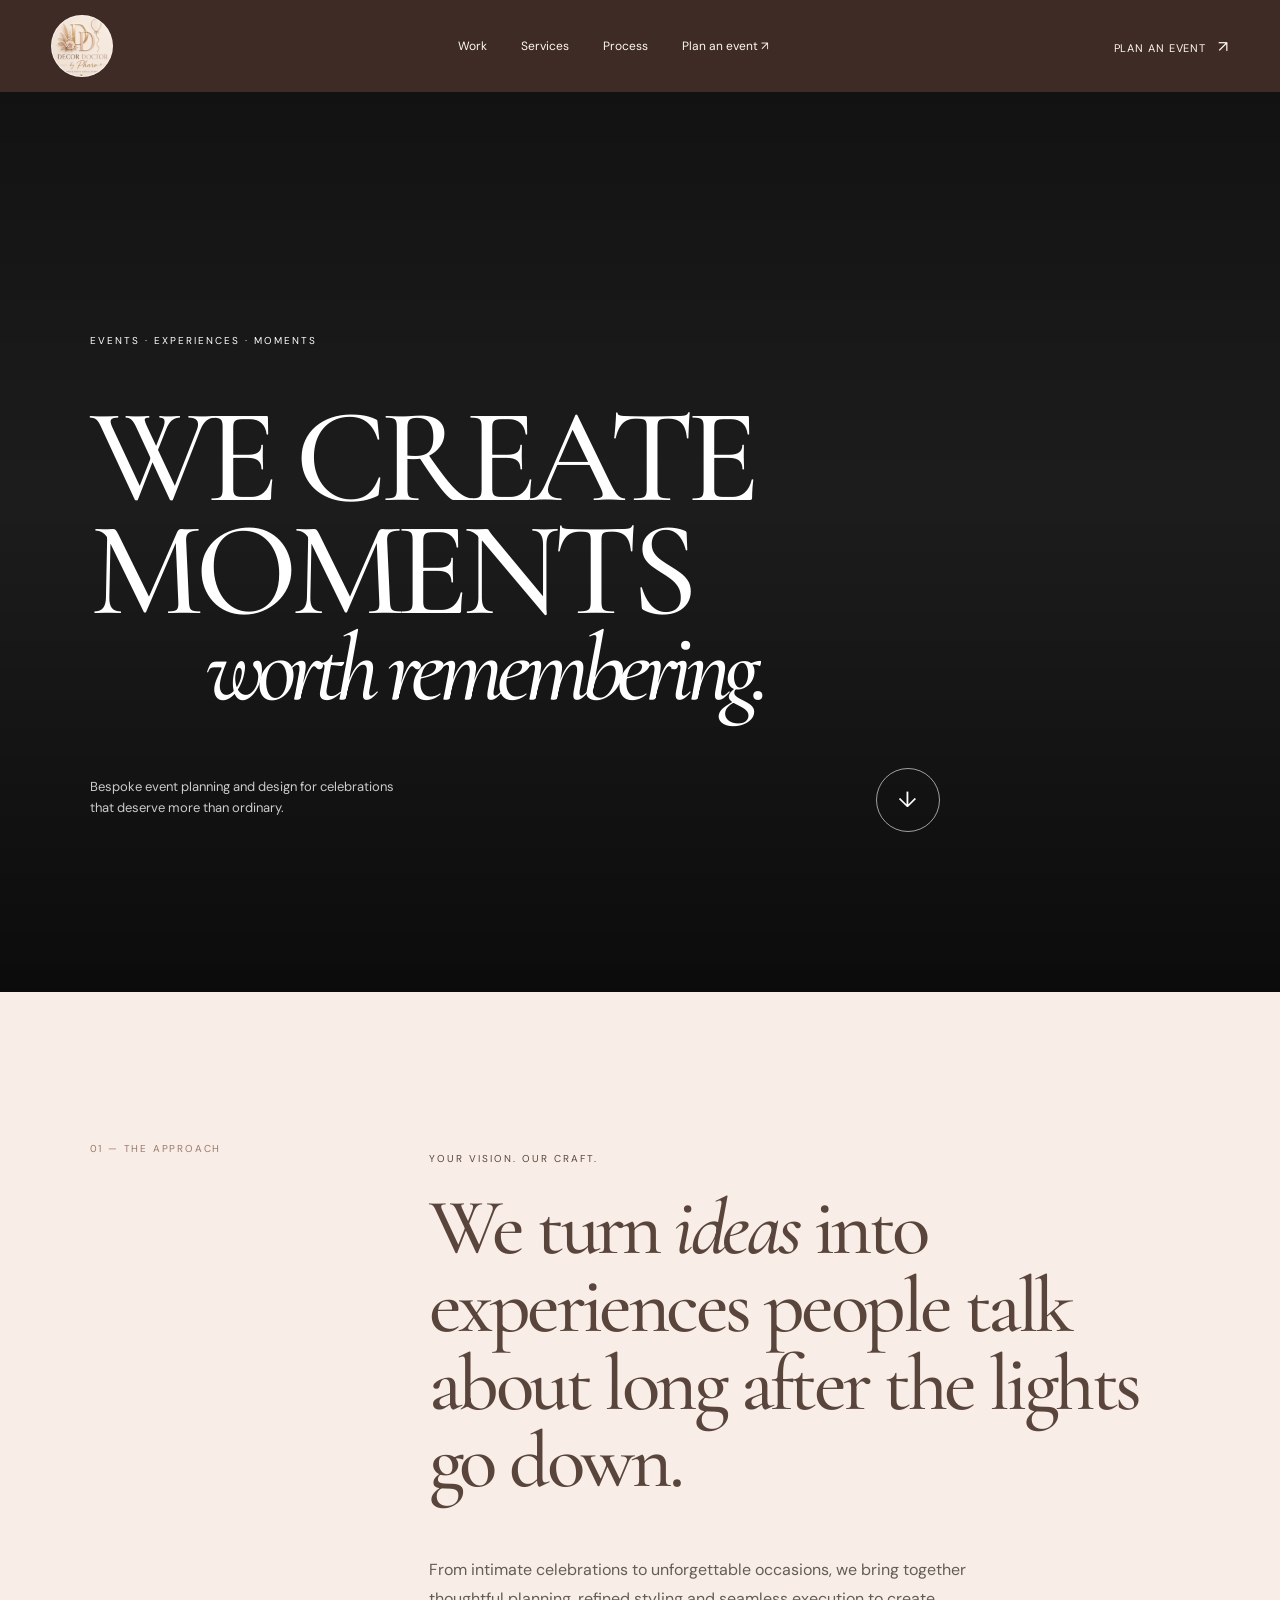
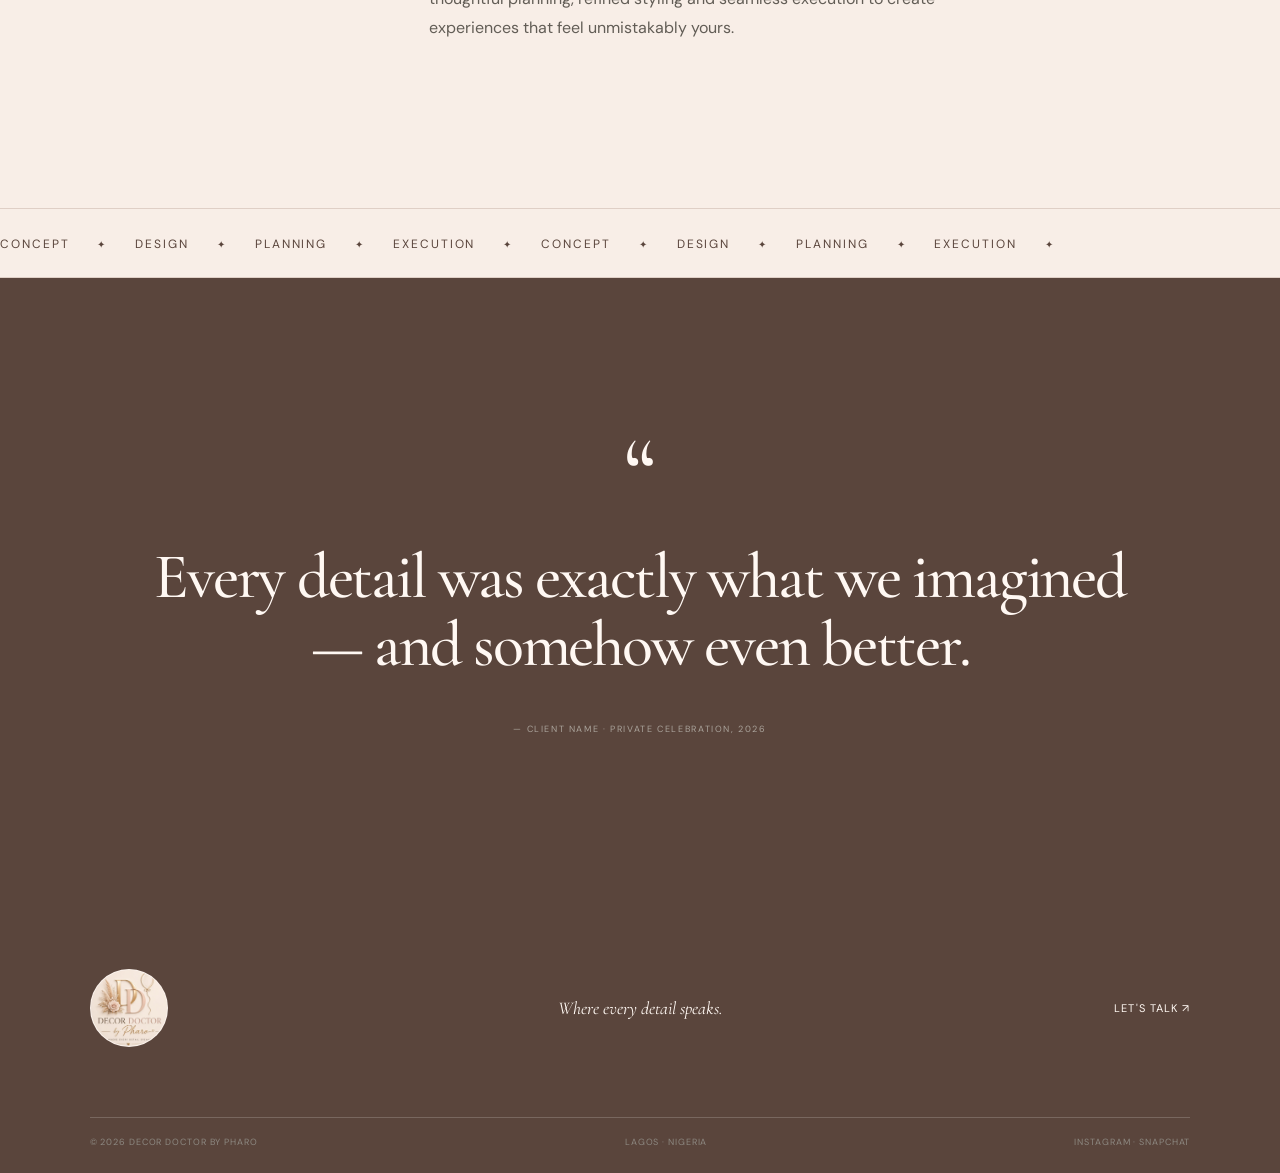
<file: index.html>
<!DOCTYPE html>
<html lang="en">
<head>
  <meta charset="UTF-8" />
  <meta name="viewport" content="width=device-width, initial-scale=1.0" />
  <meta name="description" content="Decor Doctor by Pharo — refined event styling and memorable celebrations." />
  <title>Decor Doctor by Pharo — Where Every Detail Speaks.</title>

  <link rel="preconnect" href="https://fonts.googleapis.com">
  <link rel="preconnect" href="https://fonts.gstatic.com" crossorigin>
  <link
    href="https://fonts.googleapis.com/css2?family=Cormorant+Garamond:ital,wght@0,500;0,600;1,500;1,600&family=DM+Sans:wght@400;500;600&display=swap"
    rel="stylesheet"
  >

  <link rel="stylesheet" href="style.css" />
</head>

<body>
  <div class="loader">
    <span>DECOR DOCTOR</span>
  </div>

  <header class="nav">
    <a class="brand-logo" href="index.html" aria-label="Decor Doctor by Pharo home"><img src="assets/decor-doctor-logo.jpeg" alt="Decor Doctor by Pharo" /></a>

    <nav class="main-nav" id="site-menu" aria-label="Main navigation">
      <a href="work.html">Work</a>
      <a href="services.html">Services</a>
      <a href="process.html">Process</a>
      <a class="mobile-cta" href="contact.html">Plan an event <span>↗</span></a>
    </nav>

    <a class="nav-cta" href="contact.html">
      Plan an event <span>↗</span>
    </a>

    <button
      class="menu-btn"
      type="button"
      aria-label="Open menu"
      aria-controls="site-menu"
      aria-expanded="false"
    >
      <i></i>
      <i></i>
    </button>
  </header>

  <main>
    <section class="hero">
      <div class="hero-media"></div>
      <div class="hero-overlay"></div>

      <div class="hero-content">
        <p class="eyebrow reveal">EVENTS · EXPERIENCES · MOMENTS</p>

        <h1 class="hero-title">
          <span class="line reveal">WE CREATE</span>
          <span class="line reveal delay-1">MOMENTS</span>
          <span class="line italic reveal delay-2">worth remembering.</span>
        </h1>

        <div class="hero-bottom reveal delay-3">
          <p>
            Bespoke event planning and design for celebrations that deserve
            more than ordinary.
          </p>

          <a class="circle-link" href="work.html" aria-label="Explore our work">
            ↓
          </a>
        </div>
      </div>
    </section>

    <section class="statement section">
      <div class="section-label">01 — THE APPROACH</div>

      <div class="statement-copy">
        <p class="eyebrow">YOUR VISION. OUR CRAFT.</p>

        <h2>
          We turn <em>ideas</em> into experiences people talk about long after
          the lights go down.
        </h2>

        <p class="body-copy">
          From intimate celebrations to unforgettable occasions, we bring
          together thoughtful planning, refined styling and seamless execution
          to create experiences that feel unmistakably yours.
        </p>
      </div>
    </section>

    <section class="marquee">
      <div class="marquee-track">
        <span>CONCEPT</span><b>✦</b>
        <span>DESIGN</span><b>✦</b>
        <span>PLANNING</span><b>✦</b>
        <span>EXECUTION</span><b>✦</b>

        <span>CONCEPT</span><b>✦</b>
        <span>DESIGN</span><b>✦</b>
        <span>PLANNING</span><b>✦</b>
        <span>EXECUTION</span><b>✦</b>
      </div>
    </section>

    <section class="quote section">
      <p class="quote-mark">“</p>

      <blockquote>
        Every detail was exactly what we imagined — and somehow even better.
      </blockquote>

      <p class="quote-author">
        — CLIENT NAME · PRIVATE CELEBRATION, 2026
      </p>
    </section>
  </main>

  <footer>
    <div class="footer-top">
      <a class="brand-logo footer-logo" href="index.html" aria-label="Decor Doctor by Pharo home"><img src="assets/decor-doctor-logo.jpeg" alt="Decor Doctor by Pharo" /></a>
      <p>Where every detail speaks.</p>
      <a href="contact.html">Let's talk ↗</a>
    </div>

    <div class="footer-bottom">
      <span>© 2026 DECOR DOCTOR BY PHARO</span>
      <span>LAGOS · NIGERIA</span>
      <span>Instagram · Snapchat</span>
    </div>
  </footer>

  <script src="script.js"></script>
</body>
</html>
</file>
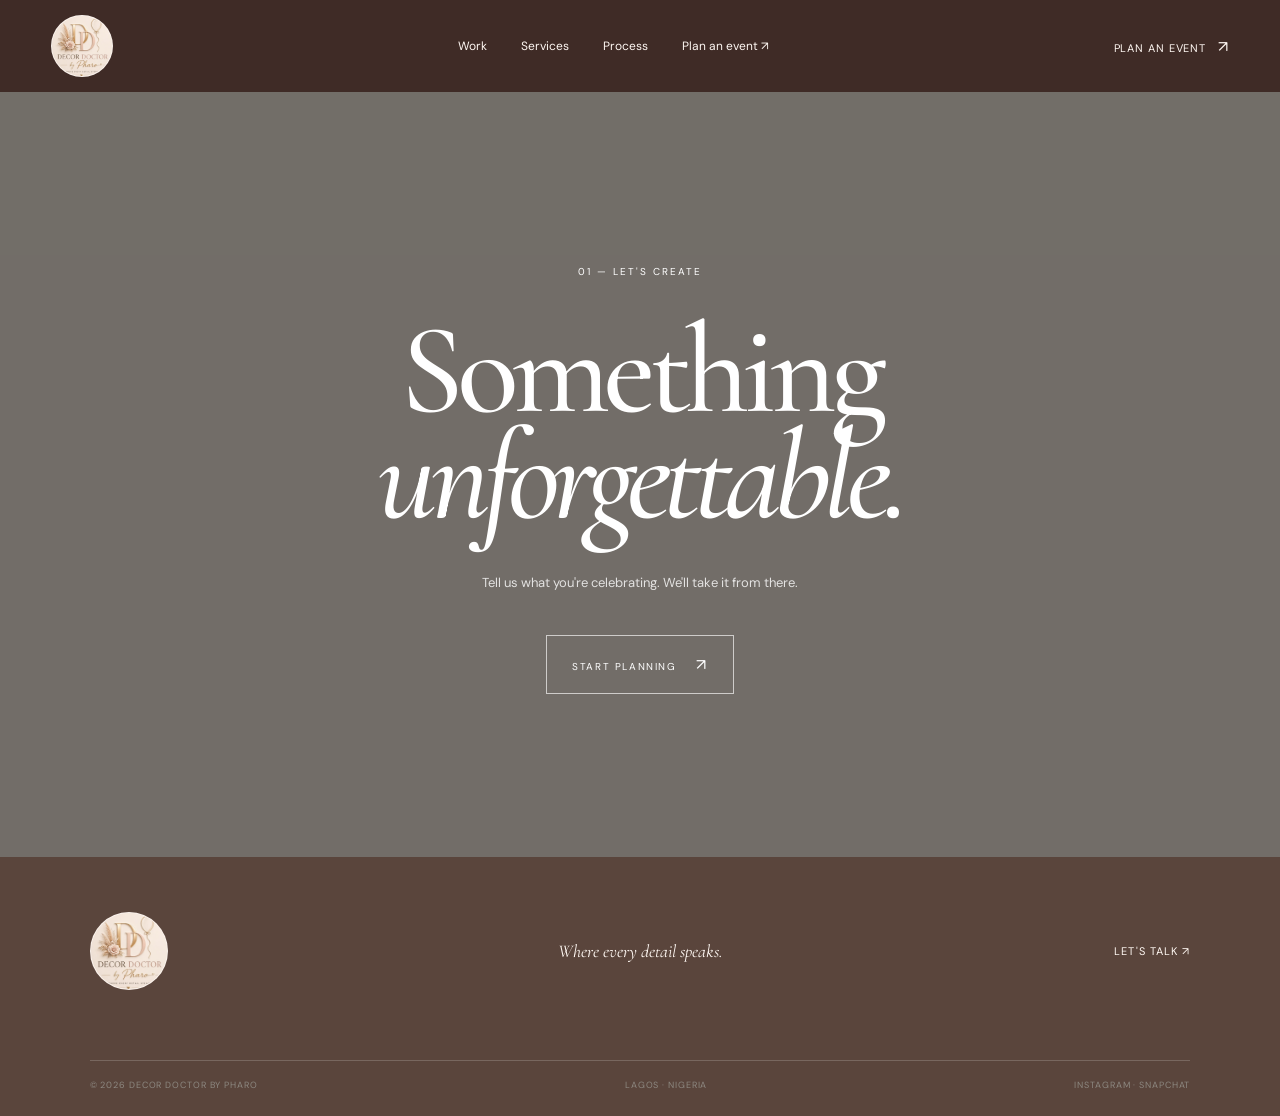
<file: contact.html>
<!DOCTYPE html>
<html lang="en">
<head>
  <meta charset="UTF-8" />
  <meta name="viewport" content="width=device-width, initial-scale=1.0" />
  <meta name="description" content="Tell us what you're celebrating — we'll take it from there." />
  <title>Decor Doctor by Pharo — Plan Your Event</title>
  <link rel="preconnect" href="https://fonts.googleapis.com">
  <link rel="preconnect" href="https://fonts.gstatic.com" crossorigin>
  <link href="https://fonts.googleapis.com/css2?family=Cormorant+Garamond:ital,wght@0,500;0,600;1,500;1,600&family=DM+Sans:wght@400;500;600&display=swap" rel="stylesheet">
  <link rel="stylesheet" href="style.css" />
</head>
<body>
  <div class="loader"><span>DECOR DOCTOR</span></div>

  <header class="nav">
    <a class="brand-logo" href="index.html" aria-label="Decor Doctor by Pharo home"><img src="assets/decor-doctor-logo.jpeg" alt="Decor Doctor by Pharo" /></a>

    <nav class="main-nav" id="site-menu" aria-label="Main navigation">
      <a href="work.html">Work</a>
      <a href="services.html">Services</a>
      <a href="process.html">Process</a>
      <a class="mobile-cta" href="contact.html">Plan an event <span>↗</span></a>
    </nav>

    <a class="nav-cta" href="contact.html">
      Plan an event <span>↗</span>
    </a>

    <button
      class="menu-btn"
      type="button"
      aria-label="Open menu"
      aria-controls="site-menu"
      aria-expanded="false"
    >
      <i></i>
      <i></i>
    </button>
  </header>
  
  <main>
    <section class="cta" id="contact">
      <div class="cta-bg"></div>
      <div class="cta-overlay"></div>
      <div class="cta-content">
        <p class="eyebrow">01 — LET'S CREATE</p>
        <h2>Something<br><em>unforgettable.</em></h2>
        <p>Tell us what you're celebrating. We'll take it from there.</p>
        <a class="big-button" href="https://wa.me/" target="_blank" rel="noopener">Start planning <span>↗</span></a>
      </div>
    </section>
  </main>

  <footer>
    <div class="footer-top">
      <a class="brand-logo footer-logo" href="index.html" aria-label="Decor Doctor by Pharo home"><img src="assets/decor-doctor-logo.jpeg" alt="Decor Doctor by Pharo" /></a>
      <p>Where every detail speaks.</p>
      <a href="contact.html">Let's talk ↗</a>
    </div>
    <div class="footer-bottom"><span>© 2026 DECOR DOCTOR BY PHARO</span><span>LAGOS · NIGERIA</span><span>Instagram · Snapchat</span></div>
  </footer>

  <script src="script.js"></script>
</body>
</html>
</file>
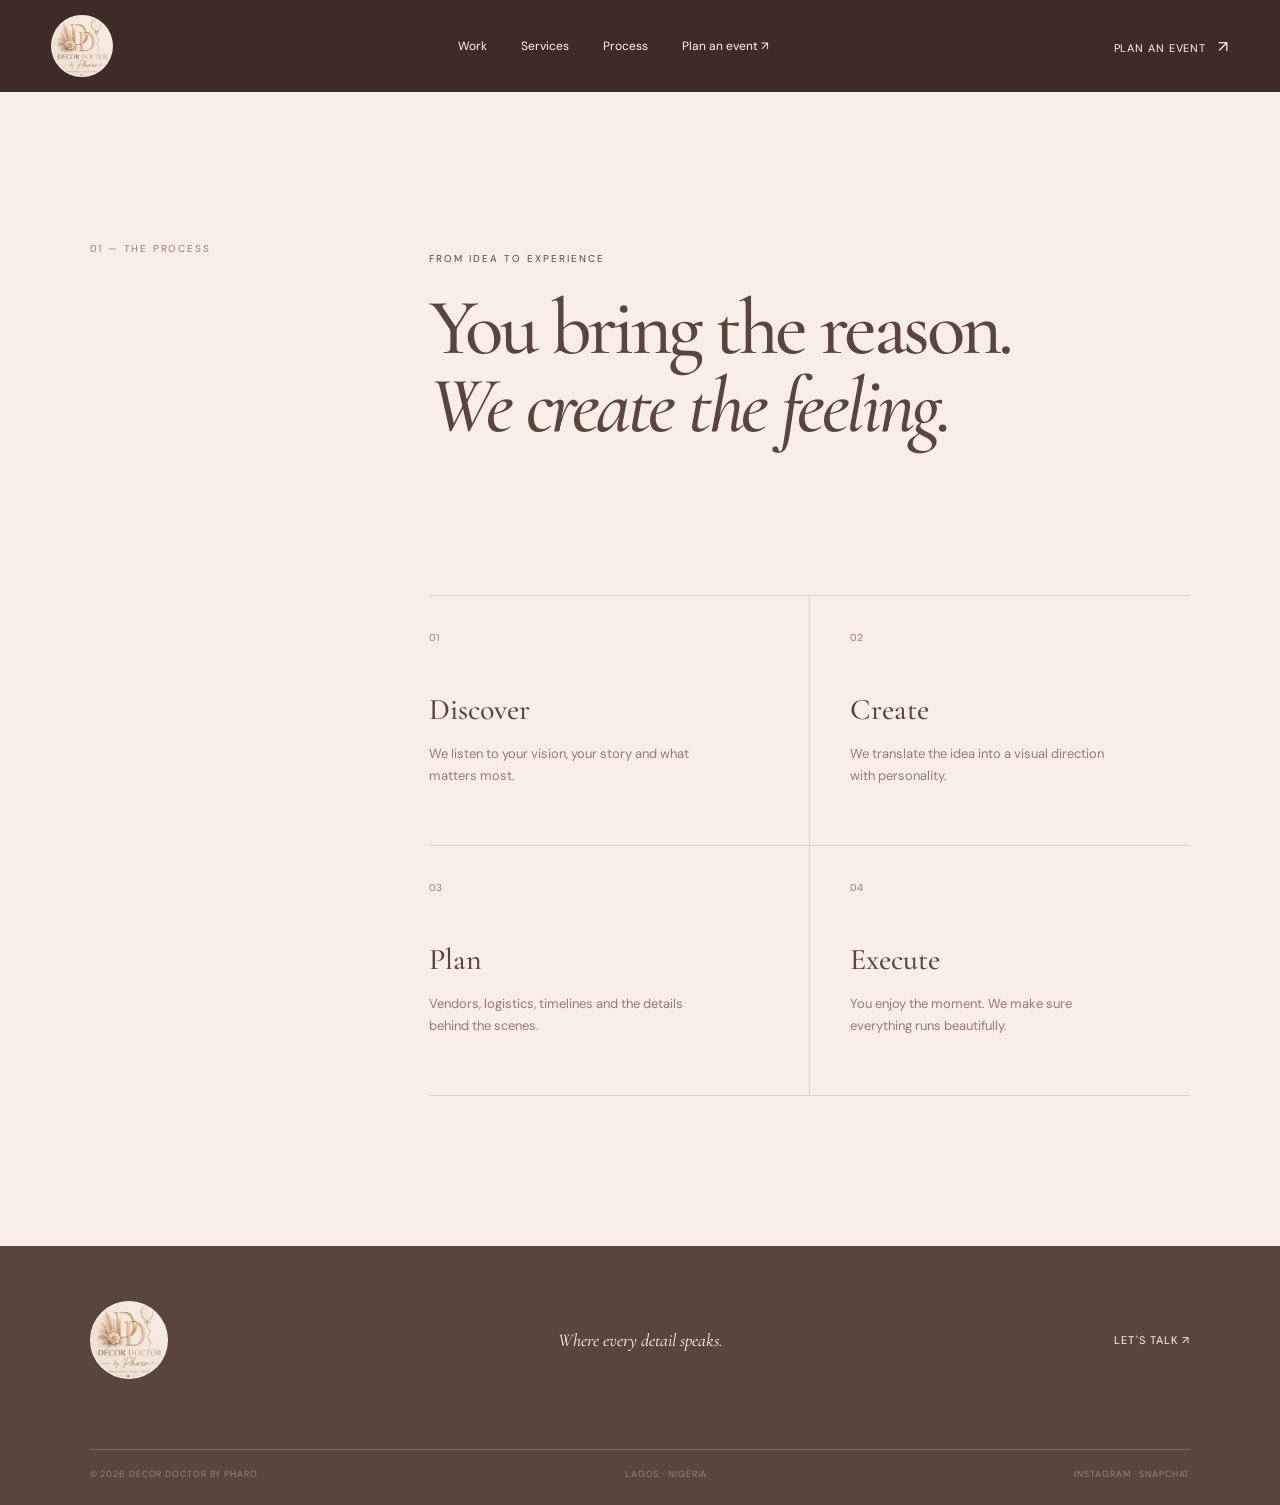
<file: process.html>
<!DOCTYPE html>
<html lang="en">
<head>
  <meta charset="UTF-8" />
  <meta name="viewport" content="width=device-width, initial-scale=1.0" />
  <meta name="description" content="How we take an event from idea to experience." />
  <title>Decor Doctor by Pharo — Our Process</title>
  <link rel="preconnect" href="https://fonts.googleapis.com">
  <link rel="preconnect" href="https://fonts.gstatic.com" crossorigin>
  <link href="https://fonts.googleapis.com/css2?family=Cormorant+Garamond:ital,wght@0,500;0,600;1,500;1,600&family=DM+Sans:wght@400;500;600&display=swap" rel="stylesheet">
  <link rel="stylesheet" href="style.css" />
</head>
<body>
  <div class="loader"><span>DECOR DOCTOR</span></div>

  <header class="nav">
    <a class="brand-logo" href="index.html" aria-label="Decor Doctor by Pharo home"><img src="assets/decor-doctor-logo.jpeg" alt="Decor Doctor by Pharo" /></a>

    <nav class="main-nav" id="site-menu" aria-label="Main navigation">
      <a href="work.html">Work</a>
      <a href="services.html">Services</a>
      <a href="process.html">Process</a>
      <a class="mobile-cta" href="contact.html">Plan an event <span>↗</span></a>
    </nav>

    <a class="nav-cta" href="contact.html">
      Plan an event <span>↗</span>
    </a>

    <button
      class="menu-btn"
      type="button"
      aria-label="Open menu"
      aria-controls="site-menu"
      aria-expanded="false"
    >
      <i></i>
      <i></i>
    </button>
  </header>

  <main>
    <section class="process section" id="process">
      <div class="section-label">01 — THE PROCESS</div>
      <div class="process-heading">
        <p class="eyebrow">FROM IDEA TO EXPERIENCE</p>
        <h2>You bring the reason.<br><em>We create the feeling.</em></h2>
      </div>
      <div class="process-grid">
        <div class="process-card"><span>01</span><h3>Discover</h3><p>We listen to your vision, your story and what matters most.</p></div>
        <div class="process-card"><span>02</span><h3>Create</h3><p>We translate the idea into a visual direction with personality.</p></div>
        <div class="process-card"><span>03</span><h3>Plan</h3><p>Vendors, logistics, timelines and the details behind the scenes.</p></div>
        <div class="process-card"><span>04</span><h3>Execute</h3><p>You enjoy the moment. We make sure everything runs beautifully.</p></div>
      </div>
    </section>
  </main>

  <footer>
    <div class="footer-top">
      <a class="brand-logo footer-logo" href="index.html" aria-label="Decor Doctor by Pharo home"><img src="assets/decor-doctor-logo.jpeg" alt="Decor Doctor by Pharo" /></a>
      <p>Where every detail speaks.</p>
      <a href="contact.html">Let's talk ↗</a>
    </div>
    <div class="footer-bottom"><span>© 2026 DECOR DOCTOR BY PHARO</span><span>LAGOS · NIGERIA</span><span>Instagram · Snapchat</span></div>
  </footer>

  <script src="script.js"></script>
</body>
</html>
</file>
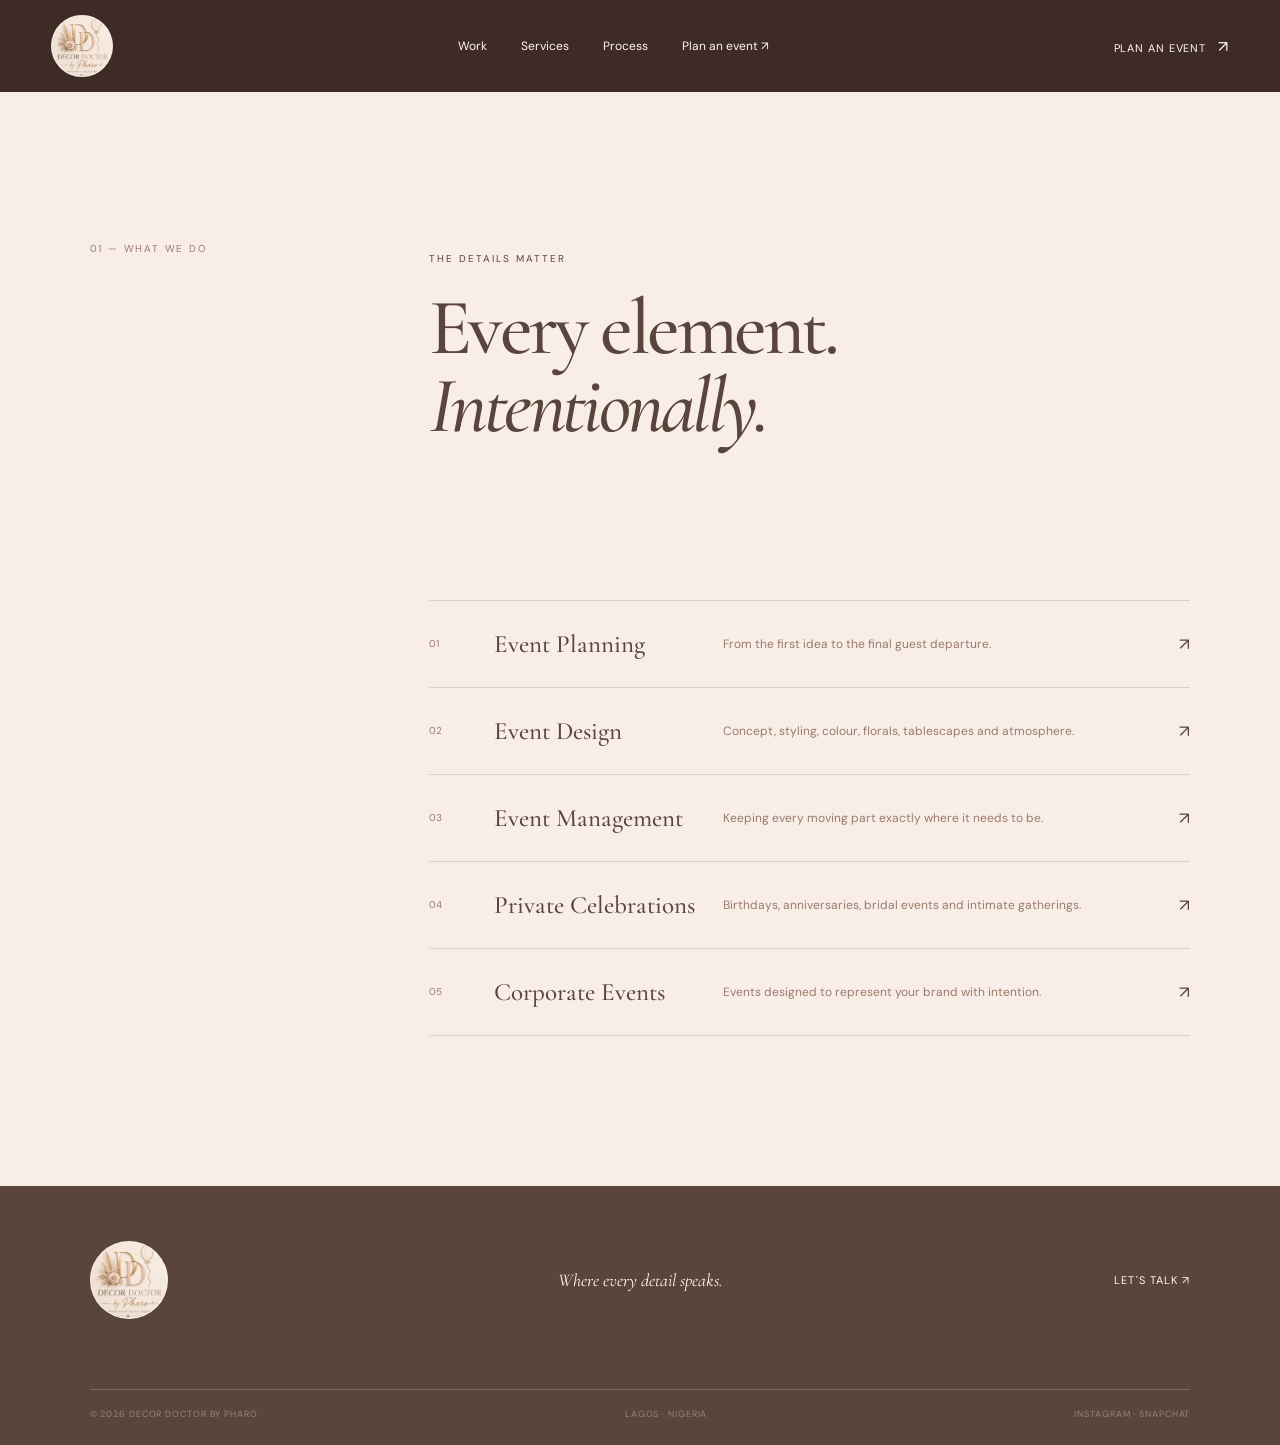
<file: services.html>
<!DOCTYPE html>
<html lang="en">
<head>
  <meta charset="UTF-8" />
  <meta name="viewport" content="width=device-width, initial-scale=1.0" />
  <meta name="description" content="Event planning, design, management and private and corporate celebrations." />
  <title>Decor Doctor by Pharo — Services</title>
  <link rel="preconnect" href="https://fonts.googleapis.com">
  <link rel="preconnect" href="https://fonts.gstatic.com" crossorigin>
  <link href="https://fonts.googleapis.com/css2?family=Cormorant+Garamond:ital,wght@0,500;0,600;1,500;1,600&family=DM+Sans:wght@400;500;600&display=swap" rel="stylesheet">
  <link rel="stylesheet" href="style.css" />
</head>
<body>
  <div class="loader"><span>DECOR DOCTOR</span></div>

   <header class="nav">
    <a class="brand-logo" href="index.html" aria-label="Decor Doctor by Pharo home"><img src="assets/decor-doctor-logo.jpeg" alt="Decor Doctor by Pharo" /></a>

    <nav class="main-nav" id="site-menu" aria-label="Main navigation">
      <a href="work.html">Work</a>
      <a href="services.html">Services</a>
      <a href="process.html">Process</a>
      <a class="mobile-cta" href="contact.html">Plan an event <span>↗</span></a>
    </nav>

    <a class="nav-cta" href="contact.html">
      Plan an event <span>↗</span>
    </a>

    <button
      class="menu-btn"
      type="button"
      aria-label="Open menu"
      aria-controls="site-menu"
      aria-expanded="false"
    >
      <i></i>
      <i></i>
    </button>
  </header>

  <main>
    <section class="services section" id="services">
      <div class="section-label">01 — WHAT WE DO</div>
      <div class="services-intro">
        <p class="eyebrow">THE DETAILS MATTER</p>
        <h2>Every element.<br><em>Intentionally.</em></h2>
      </div>
      <div class="service-list">
        <article class="service"><span>01</span><h3>Event Planning</h3><p>From the first idea to the final guest departure.</p><b>↗</b></article>
        <article class="service"><span>02</span><h3>Event Design</h3><p>Concept, styling, colour, florals, tablescapes and atmosphere.</p><b>↗</b></article>
        <article class="service"><span>03</span><h3>Event Management</h3><p>Keeping every moving part exactly where it needs to be.</p><b>↗</b></article>
        <article class="service"><span>04</span><h3>Private Celebrations</h3><p>Birthdays, anniversaries, bridal events and intimate gatherings.</p><b>↗</b></article>
        <article class="service"><span>05</span><h3>Corporate Events</h3><p>Events designed to represent your brand with intention.</p><b>↗</b></article>
      </div>
    </section>
  </main>

  <footer>
    <div class="footer-top">
      <a class="brand-logo footer-logo" href="index.html" aria-label="Decor Doctor by Pharo home"><img src="assets/decor-doctor-logo.jpeg" alt="Decor Doctor by Pharo" /></a>
      <p>Where every detail speaks.</p>
      <a href="contact.html">Let's talk ↗</a>
    </div>
    <div class="footer-bottom"><span>© 2026 DECOR DOCTOR BY PHARO</span><span>LAGOS · NIGERIA</span><span>Instagram · Snapchat</span></div>
  </footer>

  <script src="script.js"></script>
</body>
</html>
</file>
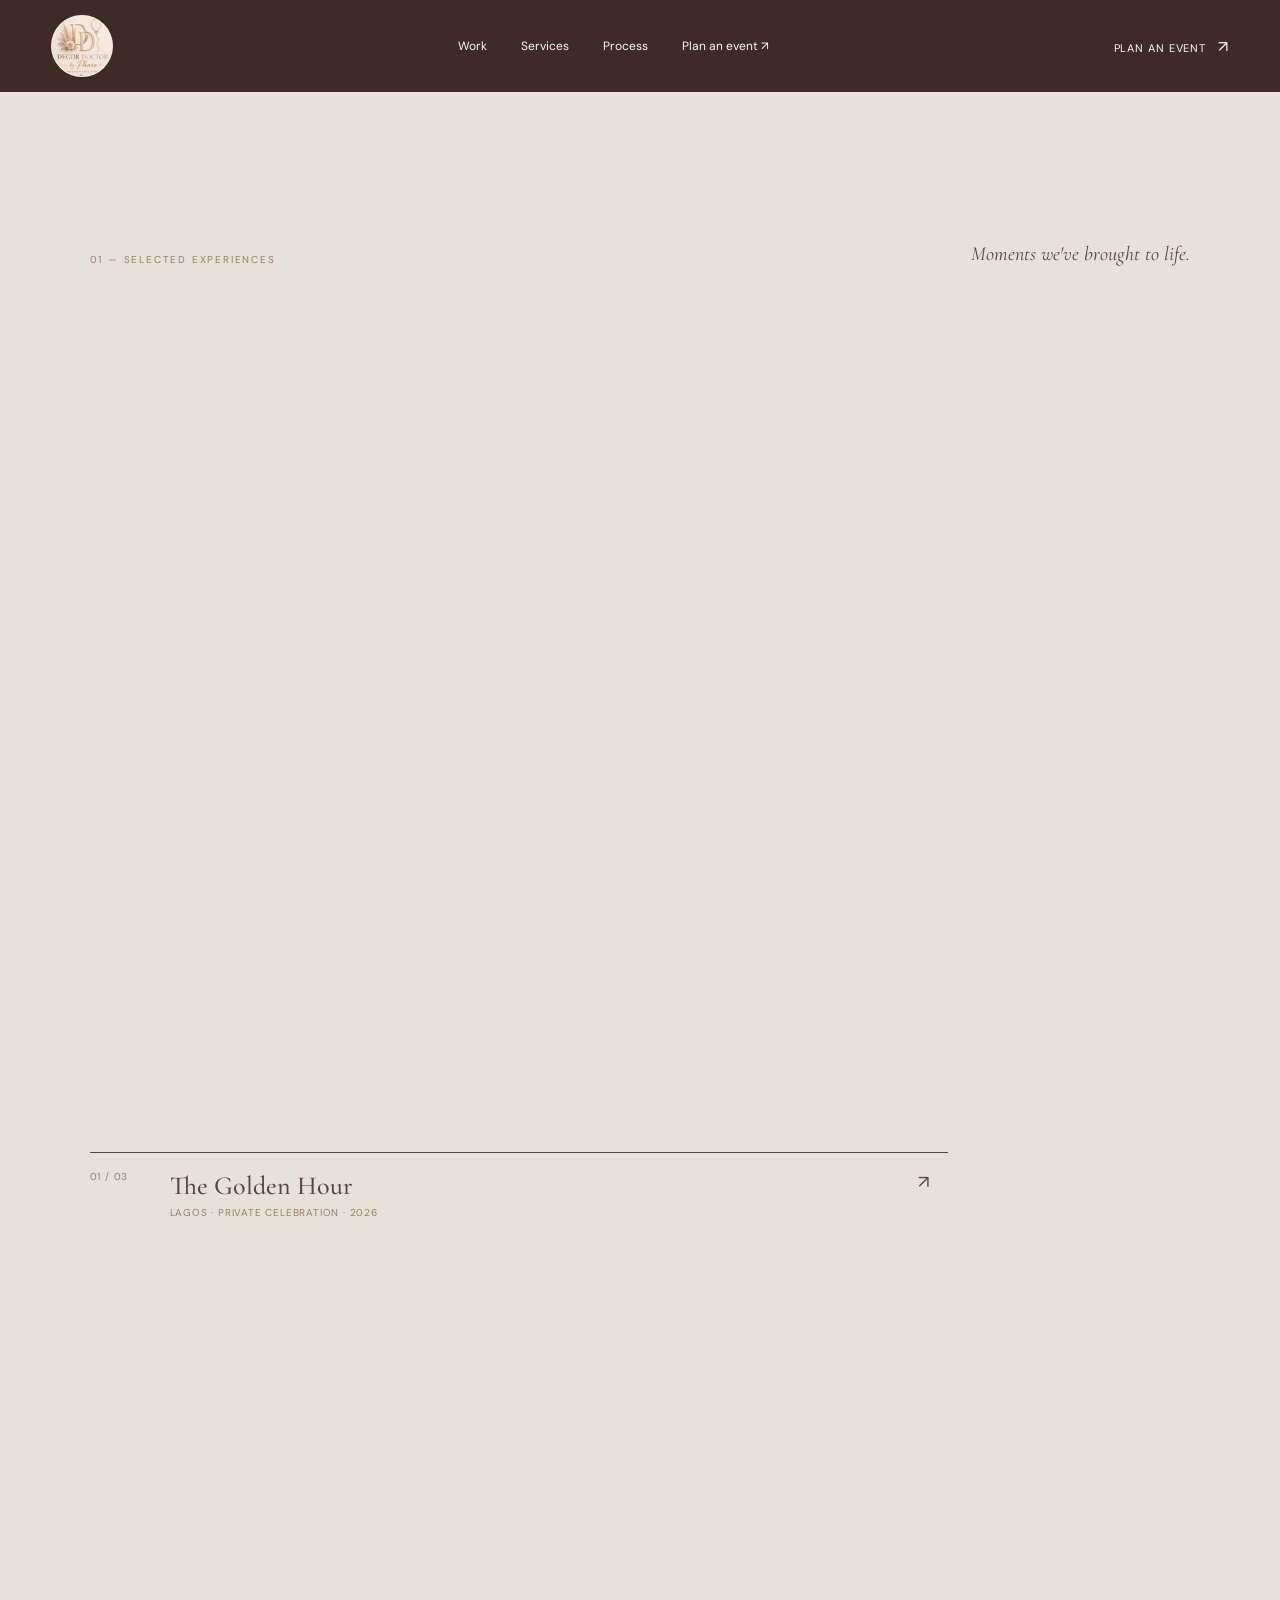
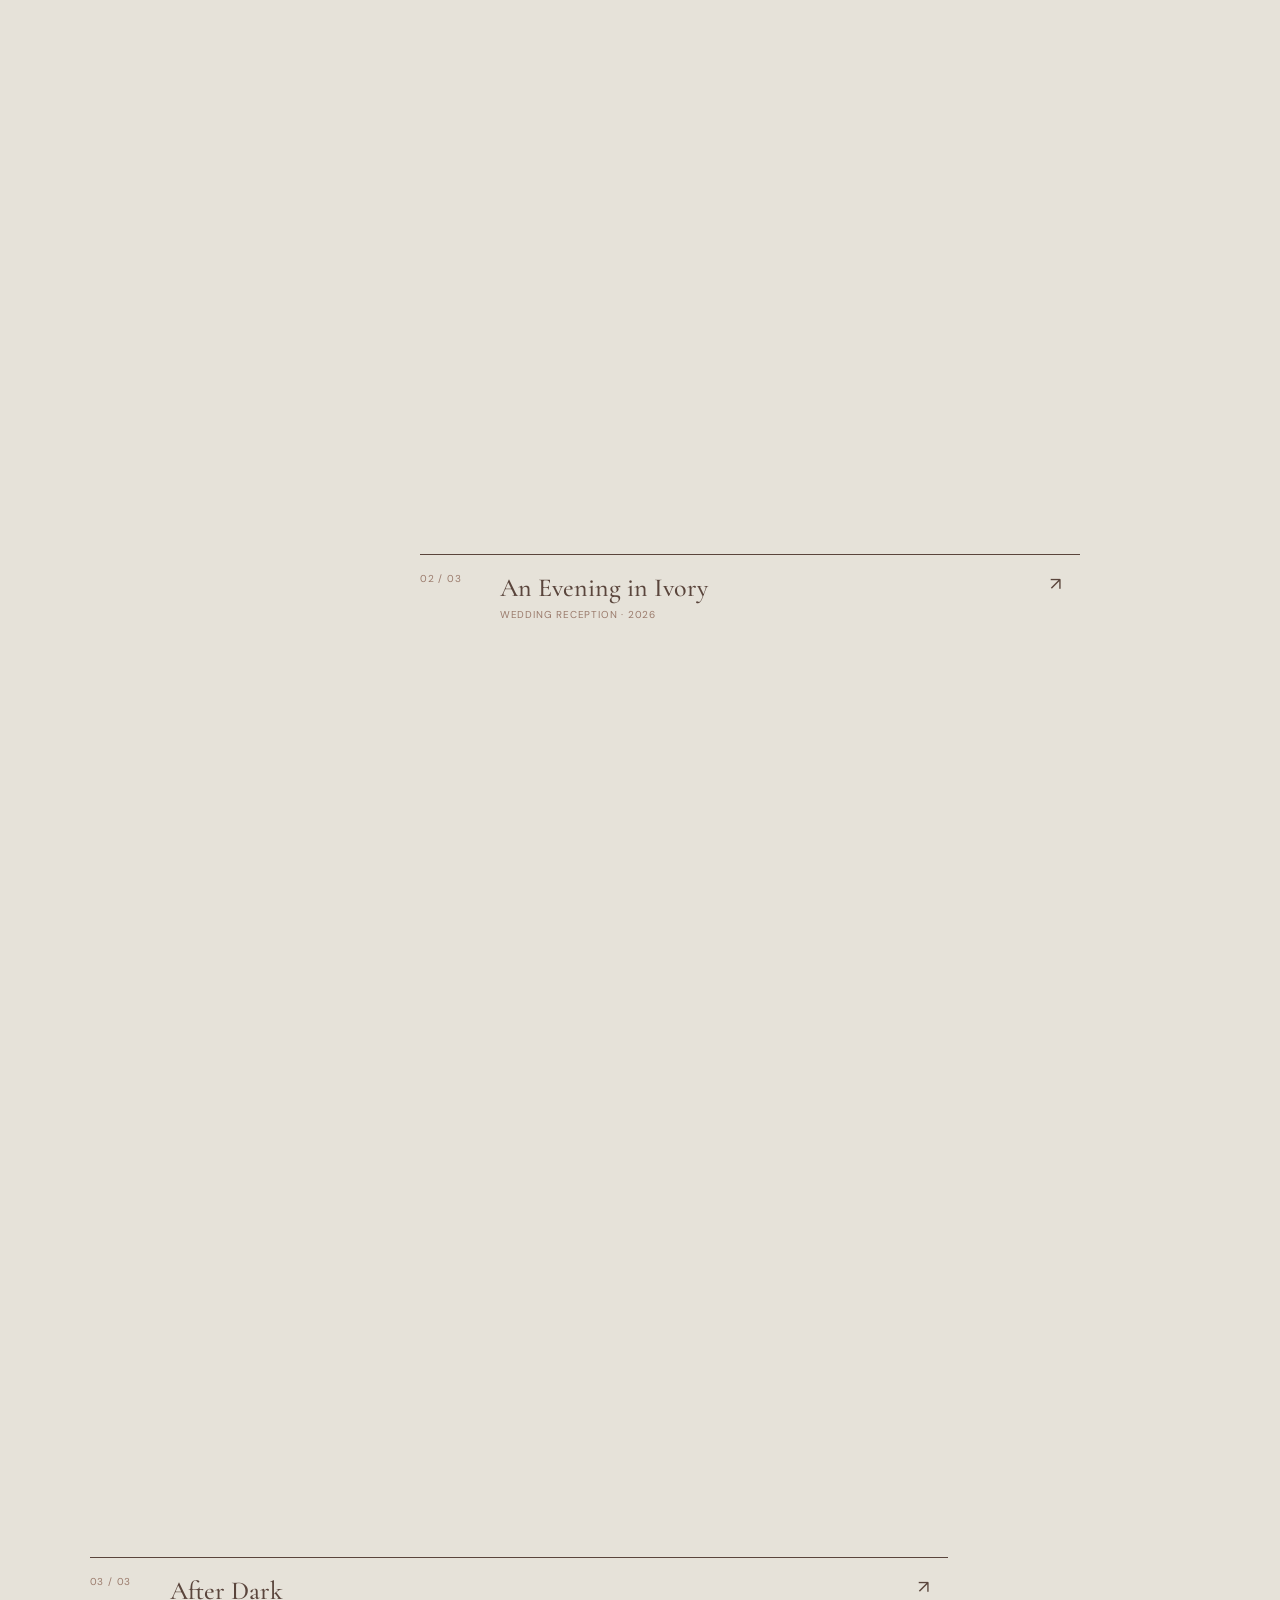
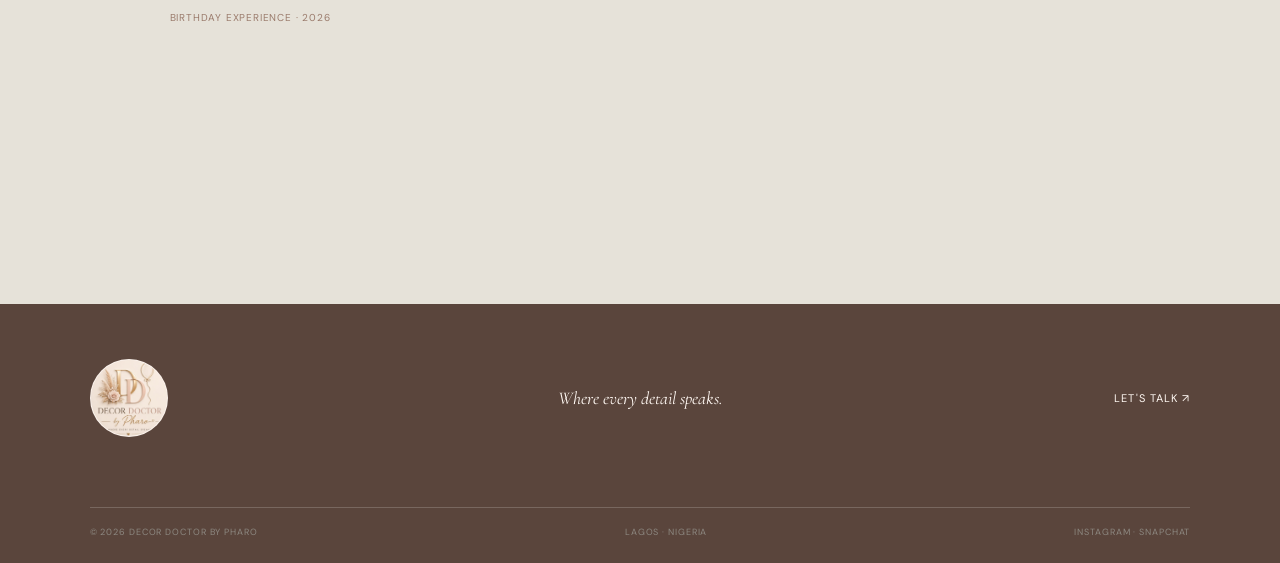
<file: work.html>
<!DOCTYPE html>
<html lang="en">
<head>
  <meta charset="UTF-8" />
  <meta name="viewport" content="width=device-width, initial-scale=1.0" />
  <meta name="description" content="Selected events and experiences we've brought to life." />
  <title>Decor Doctor by Pharo — Our Work</title>
  <link rel="preconnect" href="https://fonts.googleapis.com">
  <link rel="preconnect" href="https://fonts.gstatic.com" crossorigin>
  <link href="https://fonts.googleapis.com/css2?family=Cormorant+Garamond:ital,wght@0,500;0,600;1,500;1,600&family=DM+Sans:wght@400;500;600&display=swap" rel="stylesheet">
  <link rel="stylesheet" href="style.css" />
</head>
<body>
  <div class="loader"><span>DECOR DOCTOR</span></div>

  <header class="nav">
    <a class="brand-logo" href="index.html" aria-label="Decor Doctor by Pharo home"><img src="assets/decor-doctor-logo.jpeg" alt="Decor Doctor by Pharo" /></a>

    <nav class="main-nav" id="site-menu" aria-label="Main navigation">
      <a href="work.html">Work</a>
      <a href="services.html">Services</a>
      <a href="process.html">Process</a>
      <a class="mobile-cta" href="contact.html">Plan an event <span>↗</span></a>
    </nav>

    <a class="nav-cta" href="contact.html">
      Plan an event <span>↗</span>
    </a>

    <button
      class="menu-btn"
      type="button"
      aria-label="Open menu"
      aria-controls="site-menu"
      aria-expanded="false"
    >
      <i></i>
      <i></i>
    </button>
  </header>
  
  <main>
    <section class="work section" id="work">
      <div class="work-head">
        <div class="section-label">01 — SELECTED EXPERIENCES</div>
        <p>Moments we've brought to life.</p>
      </div>

      <div class="project project-large">
        <div class="project-image image-1"></div>
        <div class="project-meta"><span>01 / 03</span><div><h3>The Golden Hour</h3><p>Lagos · Private Celebration · 2026</p></div><span>↗</span></div>
      </div>

      <div class="project project-offset">
        <div class="project-image image-2"></div>
        <div class="project-meta"><span>02 / 03</span><div><h3>An Evening in Ivory</h3><p>Wedding Reception · 2026</p></div><span>↗</span></div>
      </div>

      <div class="project project-large">
        <div class="project-image image-3"></div>
        <div class="project-meta"><span>03 / 03</span><div><h3>After Dark</h3><p>Birthday Experience · 2026</p></div><span>↗</span></div>
      </div>
    </section>
  </main>

  <footer>
    <div class="footer-top">
      <a class="brand-logo footer-logo" href="index.html" aria-label="Decor Doctor by Pharo home"><img src="assets/decor-doctor-logo.jpeg" alt="Decor Doctor by Pharo" /></a>
      <p>Where every detail speaks.</p>
      <a href="contact.html">Let's talk ↗</a>
    </div>
    <div class="footer-bottom"><span>© 2026 DECOR DOCTOR BY PHARO</span><span>LAGOS · NIGERIA</span><span>Instagram · Snapchat</span></div>
  </footer>

  <script src="script.js"></script>
</body>
</html>
</file>
<file: style.css>
:root {
  --ink: #5a453c;
  --paper: #f8eee7;
  --muted: #9a7a6b;
  --line: rgba(119, 83, 65, 0.2);
  --blush: #e7c9bb;
  --champagne: #bb8b4d;
  --serif: "Cormorant Garamond", Georgia, serif;
  --sans: "DM Sans", Arial, sans-serif;
}

* {
  box-sizing: border-box;
}

html {
  scroll-behavior: smooth;
}

body {
  margin: 0;
  background: var(--paper);
  color: var(--ink);
  font-family: var(--sans);
  font-size: 15px;
}

a {
  color: inherit;
  text-decoration: none;
}

button {
  font: inherit;
}

/* Loader */
.loader {
  position: fixed;
  inset: 0;
  z-index: 1000;
  display: grid;
  place-items: center;
  background: #171513;
  color: #f1eee7;
  font-size: 12px;
  letter-spacing: 0.18em;
  transition: opacity 0.7s, visibility 0.7s;
}

.loader.hide {
  opacity: 0;
  visibility: hidden;
}

/* Navigation */
.nav {
  position: relative;
  z-index: 100;
  display: flex;
  align-items: center;
  justify-content: space-between;
  height: 92px;
  padding: 0 4vw;
  background: #3f2b26;
  color: #fff8f3;
  mix-blend-mode: normal;
}

.logo {
  font-size: 13px;
  font-weight: 600;
  letter-spacing: 0.12em;
}

.logo span {
  opacity: 0.5;
}

.brand-logo {
  display: block;
  flex: 0 0 auto;
  height: 62px;
  width: 62px;
  overflow: hidden;
  border: 1px solid rgba(255, 248, 243, 0.55);
  border-radius: 50%;
  background: #f8eee7;
}

.brand-logo img {
  display: block;
  height: 100%;
  width: 100%;
  object-fit: cover;
  object-position: center 45%;
}

.footer-logo {
  height: 78px;
  width: 78px;
}

.nav nav {
  display: flex;
  gap: 34px;
  font-size: 12px;
}

.nav nav a,
.nav-cta {
  transition: opacity 0.25s;
}

.nav nav a:hover,
.nav-cta:hover {
  opacity: 0.55;
}

.nav-cta {
  font-size: 11px;
  letter-spacing: 0.08em;
  text-transform: uppercase;
}

.nav-cta span {
  margin-left: 8px;
  font-size: 16px;
}

.menu-btn {
  display: none;
  background: none;
  border: 0;
}

/* Hero */
.hero {
  position: relative;
  min-height: 680px;
  height: 100svh;
  overflow: hidden;
  background: #222;
  color: #fff;
}

.hero-media,
.cta-bg {
  position: absolute;
  inset: -5%;
  background-image: url("https://images.unsplash.com/photo-1519167758481-83f550bb49b3?auto=format&fit=crop&w=2200&q=90");
  background-position: center;
  background-size: cover;
  transform: scale(1.06);
  will-change: transform;
}

.hero-overlay {
  position: absolute;
  inset: 0;
  background: linear-gradient(
    180deg,
    rgba(0, 0, 0, 0.45),
    rgba(0, 0, 0, 0.15) 45%,
    rgba(0, 0, 0, 0.65)
  );
}

.hero-content {
  position: absolute;
  inset: 0;
  display: flex;
  flex-direction: column;
  justify-content: center;
  padding: 15vh 7vw 7vh;
}

.eyebrow {
  font-size: 10px;
  letter-spacing: 0.2em;
  text-transform: uppercase;
}

.hero-title {
  max-width: 1100px;
  margin: 45px 0 0;
  font-family: var(--serif);
  font-size: clamp(62px, 10.5vw, 165px);
  font-weight: 500;
  line-height: 0.84;
  letter-spacing: -0.055em;
}

.hero-title .line {
  display: block;
}

.hero-title .italic {
  margin-left: 9vw;
  font-size: 0.72em;
  font-style: italic;
}

.hero-bottom {
  display: flex;
  align-items: end;
  justify-content: space-between;
  max-width: 850px;
  margin-top: 55px;
}

.hero-bottom p {
  max-width: 320px;
  color: rgba(255, 255, 255, 0.78);
  font-size: 13px;
  line-height: 1.6;
}

.circle-link {
  display: grid;
  width: 64px;
  height: 64px;
  place-items: center;
  border: 1px solid rgba(255, 255, 255, 0.6);
  border-radius: 50%;
  font-size: 22px;
  transition: background 0.3s, color 0.3s;
}

.circle-link:hover {
  background: #fff;
  color: #111;
}

.hero-index {
  position: absolute;
  right: 4vw;
  bottom: 7vh;
  font-size: 10px;
  letter-spacing: 0.15em;
}

/* General sections */
.section {
  padding: 150px 7vw;
}

.section-label {
  color: var(--muted);
  font-size: 10px;
  letter-spacing: 0.18em;
  text-transform: uppercase;
}

.statement {
  display: grid;
  grid-template-columns: 25% 1fr;
  gap: 5vw;
}

.statement-copy {
  max-width: 900px;
}

.statement-copy h2,
.services-intro h2,
.process-heading h2 {
  margin: 25px 0 55px;
  font-family: var(--serif);
  font-size: clamp(46px, 6.2vw, 92px);
  font-weight: 500;
  line-height: 0.98;
  letter-spacing: -0.045em;
}

.statement-copy h2 em,
.services-intro h2 em,
.process-heading h2 em {
  font-style: italic;
}

.body-copy {
  max-width: 590px;
  color: #625d56;
  font-size: 16px;
  line-height: 1.8;
}

/* Marquee */
.marquee {
  overflow: hidden;
  padding: 24px 0;
  border-top: 1px solid var(--line);
  border-bottom: 1px solid var(--line);
  white-space: nowrap;
}

.marquee-track {
  display: inline-flex;
  align-items: center;
  gap: 28px;
  font-size: 12px;
  letter-spacing: 0.16em;
  animation: marquee 24s linear infinite;
}

.marquee b {
  font-size: 10px;
  font-weight: 400;
}

@keyframes marquee {
  to {
    transform: translateX(-50%);
  }
}

/* Services */
.services {
  display: grid;
  grid-template-columns: 25% 1fr;
  gap: 5vw;
}

.services-intro h2 {
  margin-bottom: 90px;
}

.service-list {
  grid-column: 2;
  border-top: 1px solid var(--line);
}

.service {
  display: grid;
  grid-template-columns: 45px 1fr 2fr 30px;
  align-items: center;
  gap: 20px;
  padding: 28px 0;
  border-bottom: 1px solid var(--line);
  transition: padding 0.35s;
}

.service:hover {
  padding-right: 15px;
  padding-left: 15px;
}

.service span {
  color: var(--muted);
  font-size: 10px;
}

.service h3 {
  margin: 0;
  font-family: var(--serif);
  font-size: 25px;
  font-weight: 500;
}

.service p {
  margin: 0;
  color: var(--muted);
  font-size: 12px;
  line-height: 1.5;
}

.service b {
  font-size: 17px;
  font-weight: 400;
  text-align: right;
}

/* Work */
.work {
  background: #e6e2d9;
}

.work-head {
  display: flex;
  align-items: end;
  justify-content: space-between;
  margin-bottom: 80px;
}

.work-head p {
  margin: 0;
  font-family: var(--serif);
  font-size: 20px;
  font-style: italic;
}

.project {
  margin-bottom: 130px;
}

.project-large {
  width: 78%;
}

.project-offset {
  width: 60%;
  margin-left: 30%;
}

.project-image {
  width: 100%;
  max-height: 850px;
  height: 62vw;
  background-position: center;
  background-size: cover;
  transform: scale(0.98);
  transition: transform 0.8s cubic-bezier(0.2, 0.8, 0.2, 1);
}

.project:hover .project-image {
  transform: scale(1);
}

.image-1 {
  background-image: url("https://images.unsplash.com/photo-1519225421980-715cb0215aed?auto=format&fit=crop&w=1800&q=85");
}

.image-2 {
  background-image: url("https://images.unsplash.com/photo-1507504031003-b417219a0fde?auto=format&fit=crop&w=1600&q=85");
}

.image-3 {
  background-image: url("https://images.unsplash.com/photo-1492684223066-81342ee5ff30?auto=format&fit=crop&w=1800&q=85");
}

.project-meta {
  display: grid;
  grid-template-columns: 80px 1fr 30px;
  margin-top: 12px;
  padding-top: 17px;
  border-top: 1px solid var(--ink);
}

.project-meta span,
.project-meta p {
  margin: 0;
  color: var(--muted);
  font-size: 10px;
  letter-spacing: 0.08em;
  text-transform: uppercase;
}

.project-meta h3 {
  margin: 0 0 5px;
  font-family: var(--serif);
  font-size: 26px;
  font-weight: 500;
}

.project-meta > span:last-child {
  color: var(--ink);
  font-size: 18px;
}

/* Process */
.process {
  display: grid;
  grid-template-columns: 25% 1fr;
  gap: 5vw;
}

.process-heading h2 {
  margin-bottom: 85px;
}

.process-grid {
  display: grid;
  grid-column: 2;
  grid-template-columns: 1fr 1fr;
  border-top: 1px solid var(--line);
}

.process-card {
  padding: 30px 30px 45px 0;
  border-bottom: 1px solid var(--line);
}

.process-card:nth-child(odd) {
  padding-right: 40px;
  border-right: 1px solid var(--line);
}

.process-card:nth-child(even) {
  padding-left: 40px;
}

.process-card span {
  color: var(--muted);
  font-size: 10px;
}

.process-card h3 {
  margin: 45px 0 15px;
  font-family: var(--serif);
  font-size: 30px;
  font-weight: 500;
}

.process-card p {
  max-width: 280px;
  color: var(--muted);
  font-size: 13px;
  line-height: 1.7;
}

/* Quote */
.quote {
  padding-top: 170px;
  padding-bottom: 170px;
  background: #5a453c;
  color: #fff8f3;
  text-align: center;
}

.quote-mark {
  margin: 0 0 45px;
  font-family: var(--serif);
  font-size: 100px;
  line-height: 0.5;
}

.quote blockquote {
  max-width: 1000px;
  margin: 0 auto;
  font-family: var(--serif);
  font-size: clamp(35px, 5vw, 68px);
  font-weight: 500;
  line-height: 1.05;
  letter-spacing: -0.035em;
}

.quote-author {
  margin-top: 45px;
  color: #aaa39b;
  font-size: 9px;
  letter-spacing: 0.18em;
}

/* CTA */
.cta {
  position: relative;
  min-height: 620px;
  height: 85vh;
  overflow: hidden;
  color: #fff;
}

.cta-bg {
  background-image: url("https://images.unsplash.com/photo-1505236858219-8359eb29e329?auto=format&fit=crop&w=2200&q=90");
}

.cta-overlay {
  position: absolute;
  inset: 0;
  background: rgba(10, 9, 7, 0.56);
}

.cta-content {
  position: absolute;
  inset: 0;
  display: flex;
  flex-direction: column;
  align-items: center;
  justify-content: center;
  padding: 30px;
  text-align: center;
}

.cta-content h2 {
  margin: 30px 0;
  font-family: var(--serif);
  font-size: clamp(65px, 10vw, 150px);
  font-weight: 500;
  line-height: 0.83;
  letter-spacing: -0.055em;
}

.cta-content h2 em {
  font-style: italic;
}

.cta-content > p:not(.eyebrow) {
  max-width: 330px;
  color: rgba(255, 255, 255, 0.8);
  font-size: 13px;
  line-height: 1.6;
}

.big-button {
  margin-top: 28px;
  padding: 18px 25px;
  border: 1px solid rgba(255, 255, 255, 0.65);
  font-size: 10px;
  letter-spacing: 0.16em;
  text-transform: uppercase;
  transition: background 0.3s, color 0.3s;
}

.big-button:hover {
  background: #fff;
  color: #171513;
}

.big-button span {
  margin-left: 15px;
  font-size: 16px;
}

/* Footer */
footer {
  padding: 55px 7vw 25px;
  background: #5a453c;
  color: #fff8f3;
}

.footer-top {
  display: grid;
  grid-template-columns: 1fr 1fr 1fr;
  align-items: center;
  padding-bottom: 70px;
}

.footer-top p {
  font-family: var(--serif);
  font-size: 18px;
  font-style: italic;
  text-align: center;
}

.footer-top > a:last-child {
  font-size: 11px;
  letter-spacing: 0.1em;
  text-align: right;
  text-transform: uppercase;
}

.footer-bottom {
  display: flex;
  justify-content: space-between;
  padding-top: 18px;
  border-top: 1px solid rgba(255, 255, 255, 0.18);
  color: #8d8881;
  font-size: 9px;
  letter-spacing: 0.1em;
  text-transform: uppercase;
}

/* Reveal animation */
.reveal {
  opacity: 0;
  transform: translateY(35px);
  animation: reveal 0.9s cubic-bezier(0.2, 0.8, 0.2, 1) forwards;
}

.delay-1 {
  animation-delay: 0.12s;
}

.delay-2 {
  animation-delay: 0.24s;
}

.delay-3 {
  animation-delay: 0.38s;
}

@keyframes reveal {
  to {
    opacity: 1;
    transform: none;
  }
}

/* Mobile layout and navigation */
@media (max-width: 800px) {
  .nav {
    position: relative;
    z-index: 500;
    height: 72px;
    padding: 0 6vw;
    background: #3f2b26;
    color: #fff8f3;
    mix-blend-mode: normal;
  }

  .nav .nav-cta {
    display: none;
  }

  .nav .main-nav {
    display: none;
    position: absolute;
    top: 72px;
    left: 0;
    right: 0;
    z-index: 501;
    flex-direction: column;
    gap: 0;
    padding: 0 6vw 24px;
    background: #3f2b26;
    border-top: 1px solid rgba(255, 248, 243, 0.18);
    border-bottom: 1px solid rgba(255, 248, 243, 0.18);
    box-shadow: 0 18px 30px rgba(63, 43, 38, 0.28);
  }

  .nav .main-nav.is-open {
    display: flex;
  }

  .nav .main-nav a {
    display: block;
    padding: 18px 0;
    border-bottom: 1px solid rgba(255, 248, 243, 0.18);
    color: #fff8f3;
    font-size: 14px;
  }

  .nav .main-nav .mobile-cta {
    display: block;
    margin-top: 10px;
    border-bottom: 0;
    font-size: 12px;
    font-weight: 600;
    letter-spacing: 0.08em;
    text-transform: uppercase;
  }

  .menu-btn {
    position: relative;
    z-index: 502;
    display: flex;
    flex-direction: column;
    align-items: center;
    justify-content: center;
    gap: 6px;
    width: 46px;
    height: 46px;
    padding: 0;
    border: 1px solid rgba(255, 248, 243, 0.8);
    border-radius: 50%;
    color: #fff8f3;
    cursor: pointer;
  }

  .menu-btn i {
    display: block;
    width: 21px;
    height: 1px;
    background: #fff8f3;
    transition: transform 0.25s ease;
  }

  .menu-btn.is-open i:first-child {
    transform: translateY(3.5px) rotate(45deg);
  }

  .menu-btn.is-open i:last-child {
    transform: translateY(-3.5px) rotate(-45deg);
  }

  .hero {
    min-height: 720px;
  }

  .hero-content {
    padding: 100px 7vw 45px;
  }

  .hero-title {
    margin-top: 30px;
    font-size: clamp(55px, 16vw, 105px);
  }

  .hero-title .italic {
    margin-left: 4vw;
  }

  .hero-bottom {
    margin-top: 42px;
  }

  .hero-bottom p {
    max-width: 245px;
    font-size: 12px;
  }

  .circle-link {
    width: 54px;
    height: 54px;
  }

  .hero-index {
    bottom: 45px;
  }

  .section {
    padding: 100px 7vw;
  }

  .statement,
  .services,
  .process {
    display: block;
  }

  .statement-copy,
  .services-intro,
  .process-heading {
    margin-top: 45px;
  }

  .statement-copy h2,
  .services-intro h2,
  .process-heading h2 {
    margin: 20px 0 40px;
    font-size: clamp(43px, 12vw, 70px);
  }

  .service-list,
  .process-grid {
    margin-top: 55px;
  }

  .service {
    grid-template-columns: 30px 1fr 20px;
    gap: 10px;
    padding: 25px 0;
  }

  .service h3 {
    font-size: 22px;
  }

  .service p {
    grid-row: 2;
    grid-column: 2;
  }

  .service b {
    grid-row: 1;
    grid-column: 3;
  }

  .work-head {
    display: block;
    margin-bottom: 50px;
  }

  .work-head p {
    margin-top: 15px;
  }

  .project,
  .project-large,
  .project-offset {
    width: 100%;
    margin-bottom: 80px;
    margin-left: 0;
  }

  .project-image {
    height: 110vw;
  }

  .project-meta {
    grid-template-columns: 50px 1fr 20px;
  }

  .project-meta h3 {
    font-size: 21px;
  }

  .process-grid {
    grid-template-columns: 1fr;
  }

  .process-card:nth-child(odd),
  .process-card:nth-child(even) {
    padding: 25px 0;
    border-right: 0;
  }

  .process-card h3 {
    margin-top: 30px;
  }

  .quote {
    padding-top: 110px;
    padding-bottom: 110px;
  }

  .quote blockquote {
    font-size: 40px;
  }

  .cta {
    min-height: 560px;
    height: 75vh;
  }

  .cta-content h2 {
    font-size: 18vw;
  }

  .footer-top {
    grid-template-columns: 1fr;
    gap: 25px;
    padding-bottom: 45px;
    text-align: center;
  }

  .footer-top p,
  .footer-top > a:last-child {
    text-align: center;
  }

  .footer-bottom {
    flex-wrap: wrap;
    justify-content: center;
    gap: 15px;
    text-align: center;
  }
}
</file>
